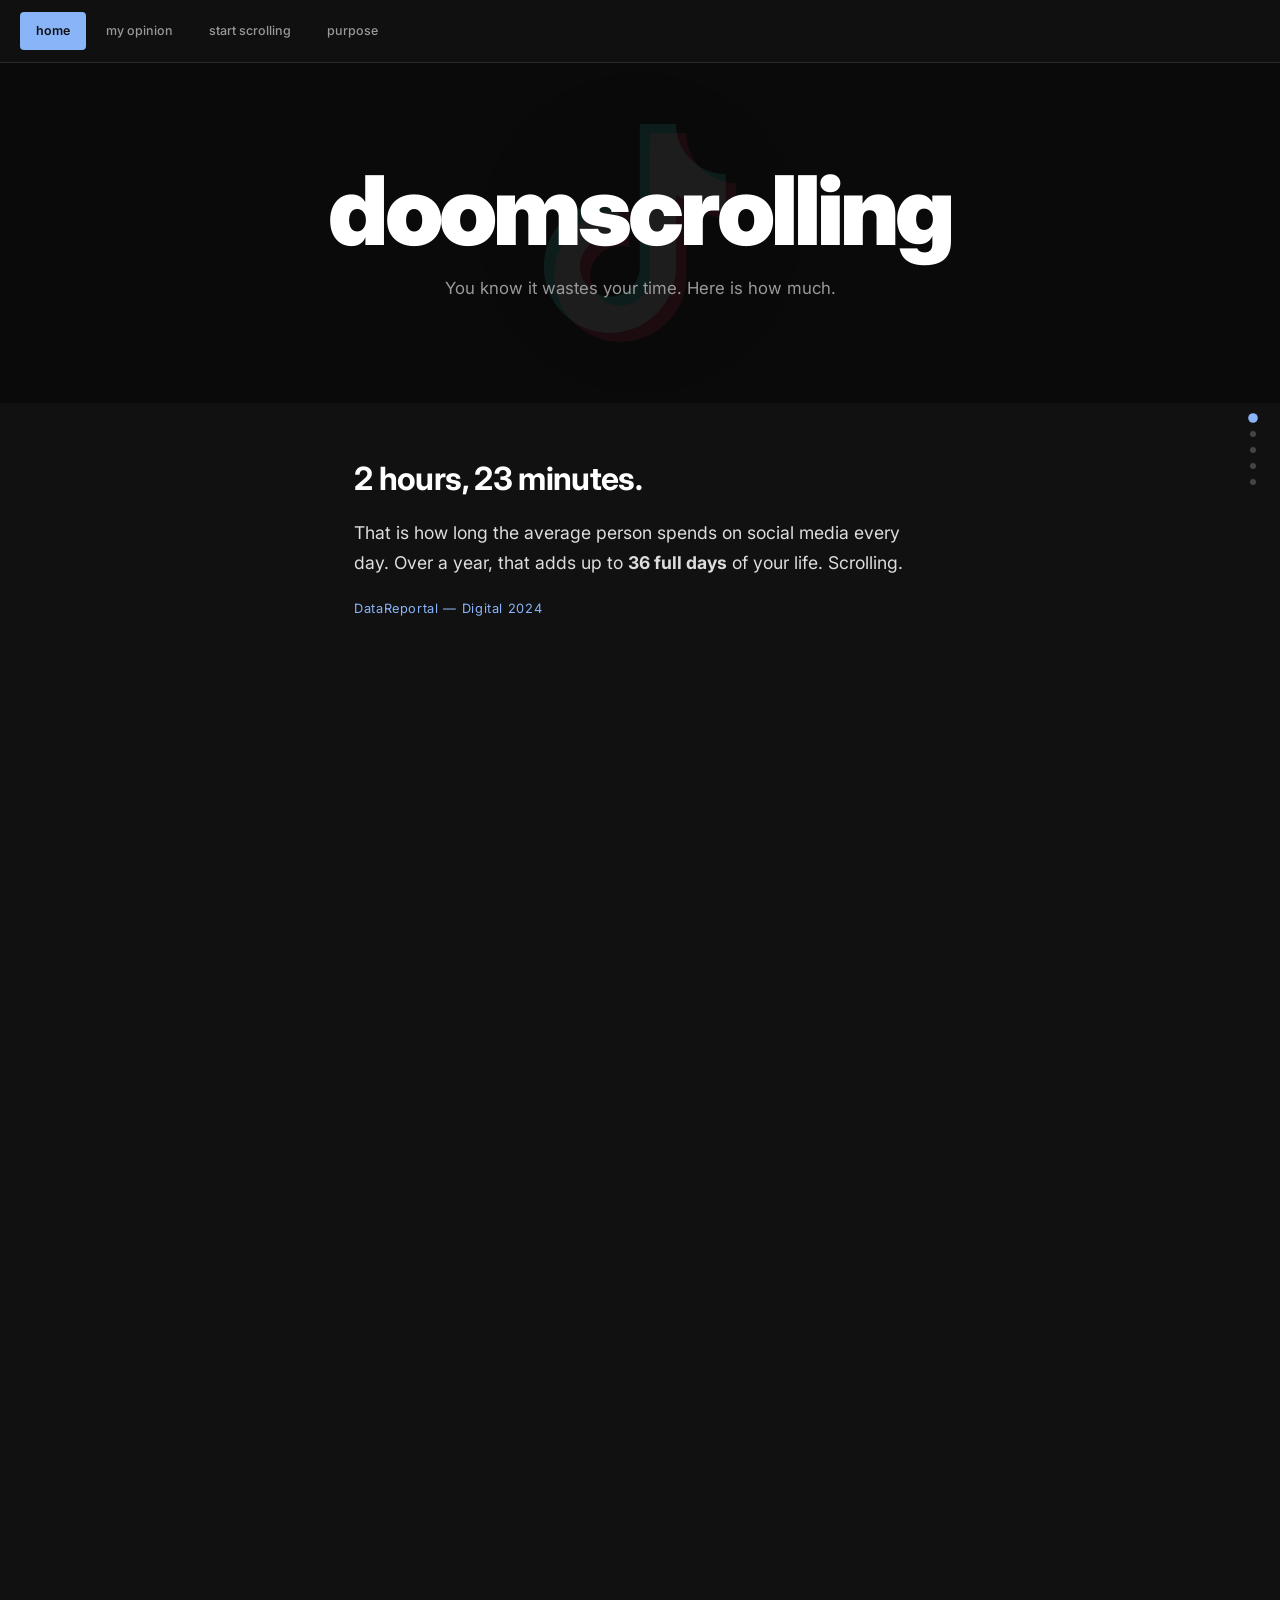
<file: index.html>
<!DOCTYPE html>
<html lang="en">
<head>
    <meta charset="UTF-8">
    <meta name="viewport" content="width=device-width, initial-scale=1.0">
    <title>doomscrolling</title>
    <link rel="stylesheet" href="src/styles/shared.css">
    <link rel="stylesheet" href="src/styles/index.css">
    <style>
        .hero {
            position: sticky;
            top: var(--nav-height, 45px);
            z-index: 50;
            margin-bottom: 0;
        }
        .top-nav { z-index: 100; }

        .research-fade { position: relative; }
        .research-fade .research-slide { height: 100vh; }
        .research-fade .slide-inner {
            position: fixed;
            top: calc(var(--hero-height, 340px) + 120px);
            left: 50%;
            transform: translateX(-50%);
            max-width: 620px;
            width: calc(100% - 48px);
            padding: 0 24px;
            opacity: 0;
            visibility: hidden;
            filter: blur(14px);
            transition: opacity 1.4s ease, visibility 1.4s, filter 1.4s ease;
            pointer-events: none;
            z-index: 2;
            color: var(--white);
            text-align: left;
        }
        .research-fade .research-slide.active .slide-inner {
            opacity: 1;
            visibility: visible;
            filter: blur(0);
            pointer-events: auto;
        }
        .slide-stat {
            font-size: 2rem;
            font-weight: 700;
            line-height: 1.2;
            color: #fff;
            margin-bottom: 20px;
            letter-spacing: -0.02em;
        }
        .slide-line {
            font-size: 1.1rem;
            color: var(--white);
            line-height: 1.7;
            margin-bottom: 20px;
        }
        .slide-source {
            font-size: 0.8rem;
            color: var(--gray);
            letter-spacing: 0.05em;
        }
        .slide-source a {
            color: var(--accent);
            text-decoration: none;
        }
        .slide-source a:hover { text-decoration: underline; }

        .research-progress {
            position: fixed;
            top: 50%;
            right: 24px;
            transform: translateY(-50%);
            display: flex;
            flex-direction: column;
            gap: 10px;
            z-index: 60;
            opacity: 0;
            transition: opacity 0.4s;
        }
        .research-progress .dot {
            width: 6px;
            height: 6px;
            border-radius: 50%;
            background: #444;
            transition: background 0.3s, transform 0.3s;
        }
        .research-progress .dot.active {
            background: var(--accent);
            transform: scale(1.6);
        }
    </style>
</head>
<body>

    <nav class="top-nav">
        <a href="index.html" class="nav-link active">home</a>
        <a href="src/pages/opinion.html" class="nav-link">my opinion</a>
        <a href="src/pages/doomscrolling.html" class="nav-link">start scrolling</a>
        <a href="src/pages/purpose.html" class="nav-link">purpose</a>
    </nav>

    <div class="hero">
        <div class="logo-slideshow">
            <img src="assets/logos/tictok.png" alt="TikTok" class="slide active">
            <img src="assets/logos/instagram.png" alt="Instagram" class="slide">
            <img src="assets/logos/youtube.png" alt="YouTube" class="slide">
            <img src="assets/logos/x.png" alt="x" class="slide">
            <img src="assets/logos/facebook.png" alt="facebook" class="slide">
        </div>
        <div class="hero-content">
            <h1>doomscrolling</h1>
            <p class="hero-intro">You know it wastes your time. Here is how much.</p>
        </div>
    </div>

    <div class="research-fade" id="research">

        <div class="research-slide">
            <div class="slide-inner">
                <div class="slide-stat">2 hours, 23 minutes.</div>
                <p class="slide-line">That is how long the average person spends on social media every day. Over a year, that adds up to <strong>36 full days</strong> of your life. Scrolling.</p>
                <div class="slide-source"><a href="https://datareportal.com/reports/digital-2024-global-overview-report" target="_blank" rel="noopener">DataReportal — Digital 2024</a></div>
            </div>
        </div>

        <div class="research-slide">
            <div class="slide-inner">
                <div class="slide-stat">Your brain is being hacked.</div>
                <p class="slide-line">Social media platforms are engineered by teams of psychologists to keep you scrolling. Infinite scroll, autoplay, notifications — <strong>none of it is accidental</strong>.</p>
                <div class="slide-source"><a href="https://www.health.harvard.edu/mind-and-mood/doomscrolling-dangers" target="_blank" rel="noopener">Harvard Health — 2024</a></div>
            </div>
        </div>

        <div class="research-slide">
            <div class="slide-inner">
                <div class="slide-stat">You already knew it was bad. You kept scrolling anyway.</div>
                <p class="slide-line">That is not weakness — that is by design. The same <strong>dopamine loop</strong> that drives gambling addiction drives your feed.</p>
                <div class="slide-source"><a href="https://pmc.ncbi.nlm.nih.gov/articles/PMC10074257/" target="_blank" rel="noopener">NIH — 2022</a></div>
            </div>
        </div>

        <div class="research-slide">
            <div class="slide-inner">
                <div class="slide-stat">The news isn't making you informed. It's making you anxious.</div>
                <p class="slide-line">Studies show the more you consume, the worse you feel — yet the algorithm keeps serving you <strong>more of exactly what's hurting you</strong>.</p>
                <div class="slide-source"><a href="https://pmc.ncbi.nlm.nih.gov/articles/PMC9580444/" target="_blank" rel="noopener">Applied Research in Quality of Life — 2023</a></div>
            </div>
        </div>

        <div class="research-slide">
            <div class="slide-inner">
                <div class="bottom-cta" style="border: none; margin: 0;">
                    <p class="cta-label">want to hear a personal take on this?</p>
                    <a href="src/pages/opinion.html" class="next-btn">read my opinion &rarr;</a>
                </div>
            </div>
        </div>

    </div>

    <div class="research-progress" id="research-progress"></div>


    <script>
        const slides = document.querySelectorAll('.logo-slideshow .slide');
        if (slides.length > 0) {
            let current = 0;
            setInterval(() => {
                const prev = slides[current];
                prev.classList.remove('active');
                prev.classList.add('leaving');
                setTimeout(() => prev.classList.remove('leaving'), 2200);
                current = (current + 1) % slides.length;
                slides[current].classList.add('active');
            }, 7000);
        }

        // Fade-swap research
        const researchSlides = document.querySelectorAll('.research-fade .research-slide');
        const researchProgress = document.getElementById('research-progress');
        const hero = document.querySelector('.hero');
        const nav = document.querySelector('.top-nav');

        function syncHeights() {
            document.documentElement.style.setProperty('--hero-height', hero.offsetHeight + 'px');
            document.documentElement.style.setProperty('--nav-height', nav.offsetHeight + 'px');
        }
        syncHeights();
        window.addEventListener('resize', syncHeights);

        researchSlides.forEach(() => {
            const dot = document.createElement('div');
            dot.className = 'dot';
            researchProgress.appendChild(dot);
        });
        const researchDots = researchProgress.querySelectorAll('.dot');

        function updateResearchActive() {
            let activeIdx = 0;
            researchSlides.forEach((s, i) => {
                const rect = s.getBoundingClientRect();
                if (rect.top <= 1 && rect.bottom > 1) {
                    activeIdx = i;
                }
            });
            researchSlides.forEach((s, i) => s.classList.toggle('active', i === activeIdx));
            researchDots.forEach((d, i) => d.classList.toggle('active', i === activeIdx));
            researchProgress.style.opacity = '1';
        }

        window.addEventListener('scroll', updateResearchActive, { passive: true });
        window.addEventListener('resize', updateResearchActive);
        updateResearchActive();
    </script>
</body>
</html>
</file>
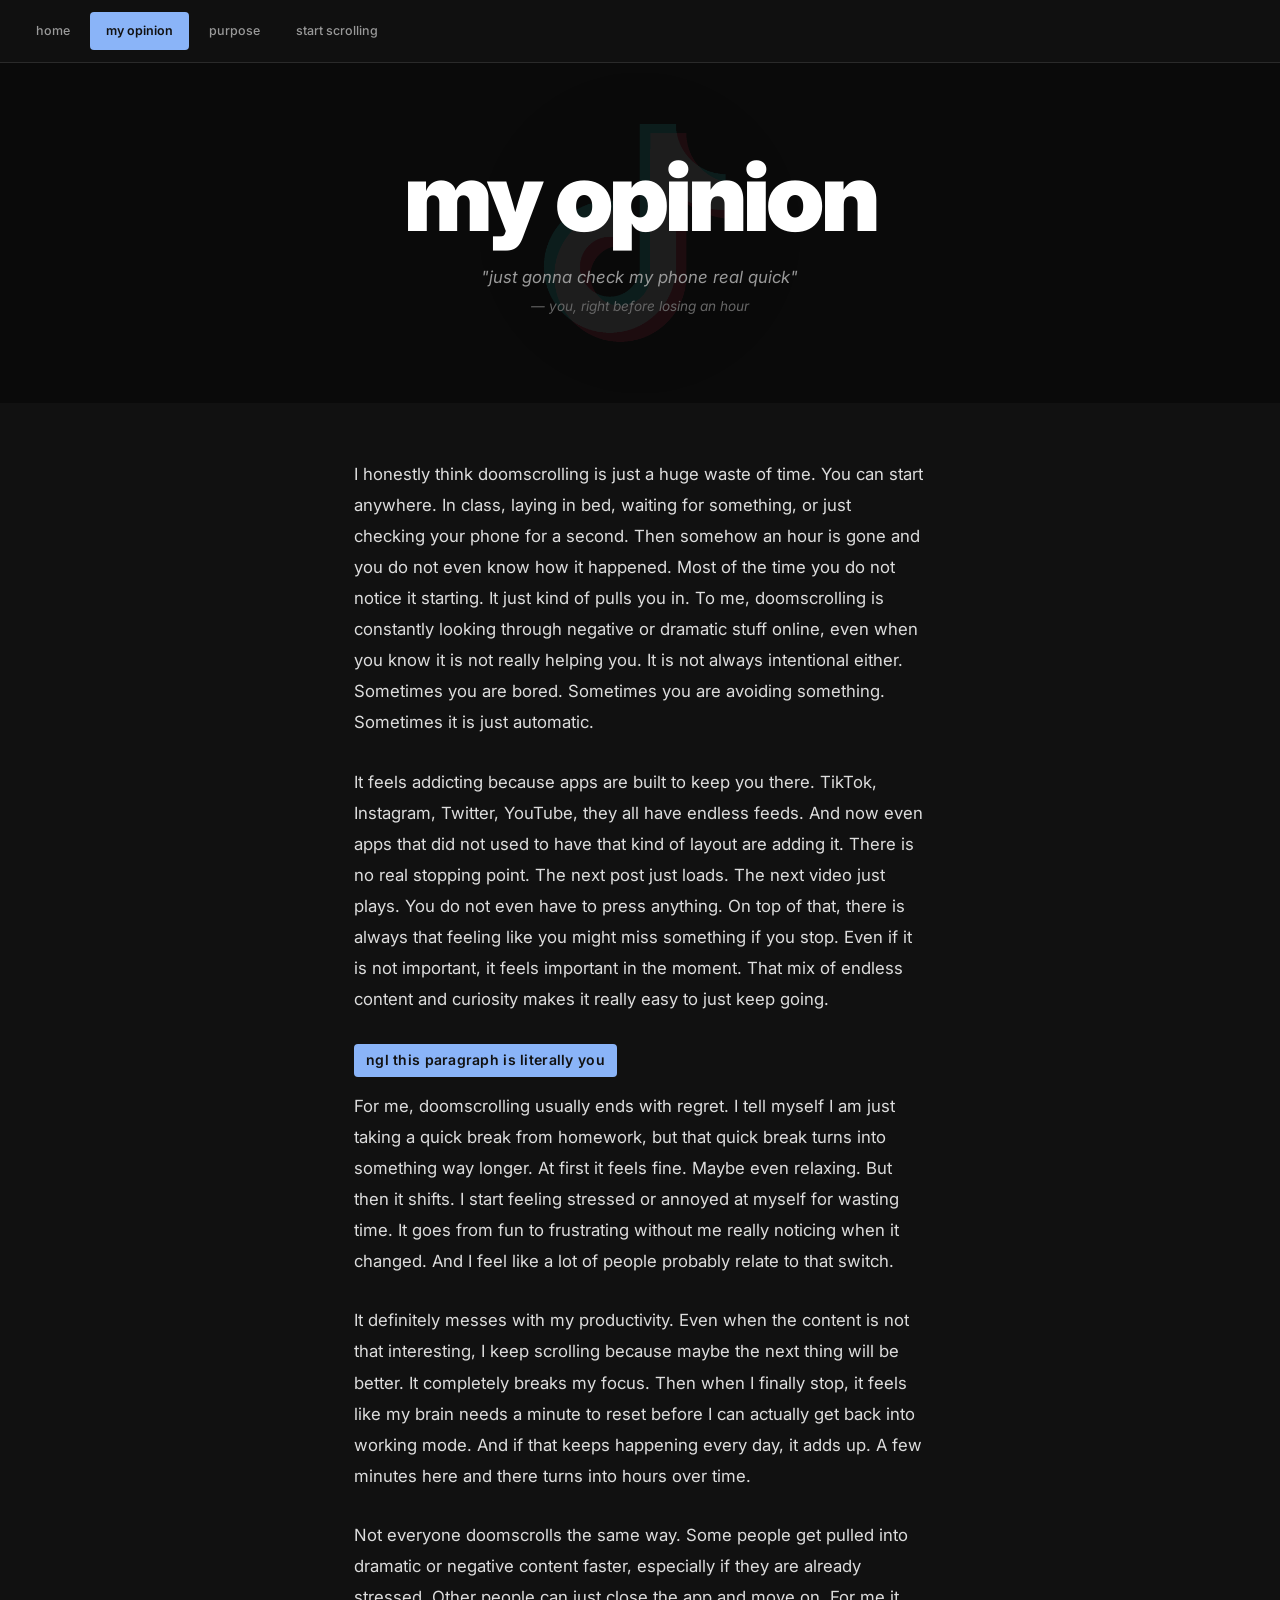
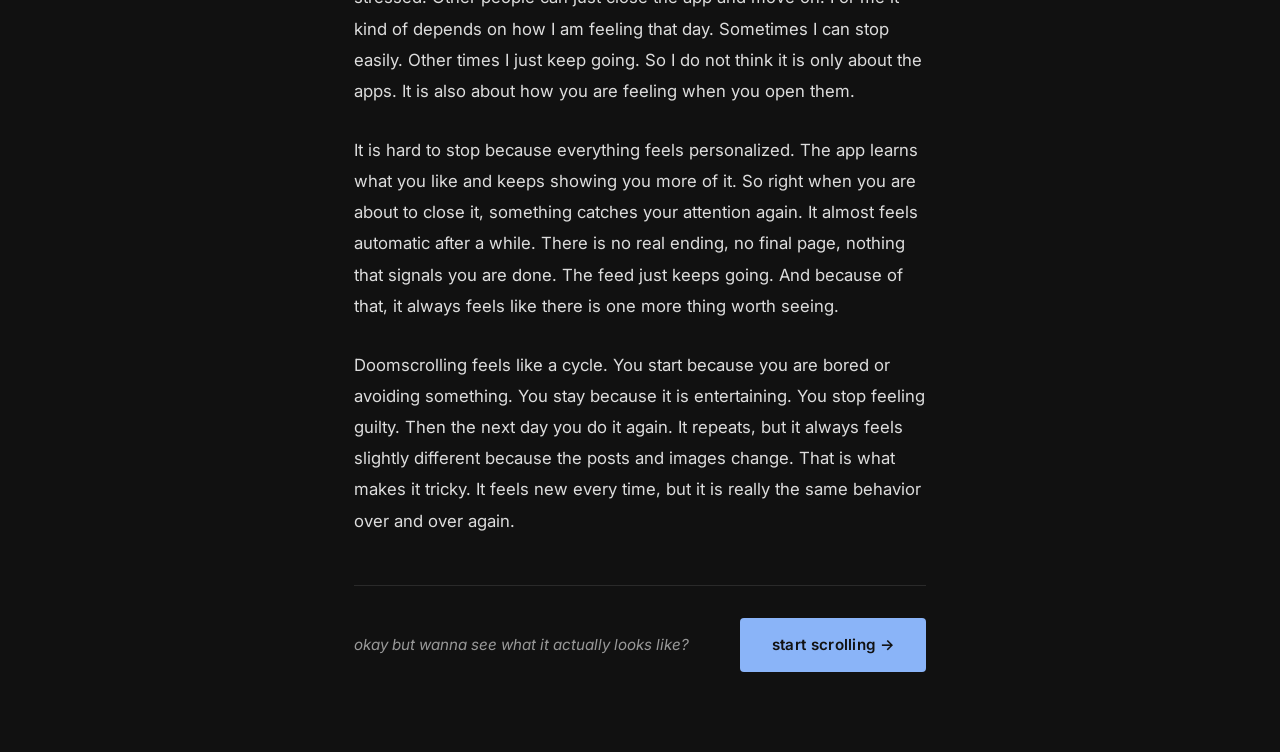
<file: opinion.html>
<!DOCTYPE html>
<html lang="en">
<head>
    <meta charset="UTF-8">
    <meta name="viewport" content="width=device-width, initial-scale=1.0">
    <title>my opinion</title>
    <link rel="stylesheet" href="styles/shared.css">
    <style>
        .hero-quote {
            font-size: 1.05rem;
            font-weight: 400;
            color: var(--gray);
            font-style: italic;
            margin-top: 20px;
            line-height: 1.6;
        }
        .hero-quote span {
            display: block;
            font-size: 0.85rem;
            margin-top: 6px;
            color: #666;
            font-style: italic;
        }
    </style>
</head>
<body>

    <nav class="top-nav">
        <a href="index.html" class="nav-link">home</a>
        <a href="opinion.html" class="nav-link active">my opinion</a>
        <a href="purpose.html" class="nav-link">purpose</a>
        <a href="doomscrolling.html" class="nav-link">start scrolling</a>
    </nav>

    <div class="hero">
        <div class="logo-slideshow">
            <img src="logos/tictok.png" alt="TikTok" class="slide active">
            <img src="logos/instagram.png" alt="Instagram" class="slide">
            <img src="logos/youtube.png" alt="YouTube" class="slide">
            <img src="logos/x.png" alt="x" class="slide">
            <img src="logos/facebook.png" alt="facebook" class="slide">
        </div>
        <div class="hero-content">
            <h1>my opinion</h1>
            <p class="hero-quote">"just gonna check my phone real quick"<span>— you, right before losing an hour</span></p>
        </div>
    </div>

    <div class="page">

        <div class="essay">

            <p>
                I honestly think doomscrolling is just a huge waste of time. You can start anywhere. In class, laying in bed,
                waiting for something, or just checking your phone for a second. Then somehow an hour is gone and you do not
                even know how it happened. Most of the time you do not notice it starting. It just kind of pulls you in. To me,
                doomscrolling is constantly looking through negative or dramatic stuff online, even when you know it is not really
                helping you. It is not always intentional either. Sometimes you are bored. Sometimes you are avoiding something.
                Sometimes it is just automatic.
            </p>

            <p>
                It feels addicting because apps are built to keep you there. TikTok, Instagram, Twitter, YouTube, they all have
                endless feeds. And now even apps that did not used to have that kind of layout are adding it. There is no real
                stopping point. The next post just loads. The next video just plays. You do not even have to press anything. On
                top of that, there is always that feeling like you might miss something if you stop. Even if it is not important, it
                feels important in the moment. That mix of endless content and curiosity makes it really easy to just keep going.
            </p>

            <div class="inline-meme">ngl this paragraph is literally you</div>

            <p>
                For me, doomscrolling usually ends with regret. I tell myself I am just taking a quick break from homework, but
                that quick break turns into something way longer. At first it feels fine. Maybe even relaxing. But then it shifts.
                I start feeling stressed or annoyed at myself for wasting time. It goes from fun to frustrating without me really
                noticing when it changed. And I feel like a lot of people probably relate to that switch.
            </p>

            <p>
                It definitely messes with my productivity. Even when the content is not that interesting, I keep scrolling because
                maybe the next thing will be better. It completely breaks my focus. Then when I finally stop, it feels like my brain
                needs a minute to reset before I can actually get back into working mode. And if that keeps happening every day, it
                adds up. A few minutes here and there turns into hours over time.
            </p>

            <p>
                Not everyone doomscrolls the same way. Some people get pulled into dramatic or negative content faster,
                especially if they are already stressed. Other people can just close the app and move on. For me it kind of depends
                on how I am feeling that day. Sometimes I can stop easily. Other times I just keep going. So I do not think it is
                only about the apps. It is also about how you are feeling when you open them.
            </p>

            <p>
                It is hard to stop because everything feels personalized. The app learns what you like and keeps showing you more
                of it. So right when you are about to close it, something catches your attention again. It almost feels automatic
                after a while. There is no real ending, no final page, nothing that signals you are done. The feed just keeps going.
                And because of that, it always feels like there is one more thing worth seeing.
            </p>

            <p>
                Doomscrolling feels like a cycle. You start because you are bored or avoiding something. You stay because it is
                entertaining. You stop feeling guilty. Then the next day you do it again. It repeats, but it always feels slightly
                different because the posts and images change. That is what makes it tricky. It feels new every time, but it is
                really the same behavior over and over again.
            </p>

        </div>

        <div class="bottom-cta">
            <p class="cta-label">okay but wanna see what it actually looks like?</p>
            <a href="doomscrolling.html" class="next-btn">start scrolling &rarr;</a>
        </div>

    </div>

    <script>
        const slides = document.querySelectorAll('.logo-slideshow .slide');
        if (slides.length > 0) {
            let current = 0;
            setInterval(() => {
                slides[current].classList.remove('active');
                current = (current + 1) % slides.length;
                slides[current].classList.add('active');
            }, 1800);
        }
    </script>
</body>
</html>
</file>
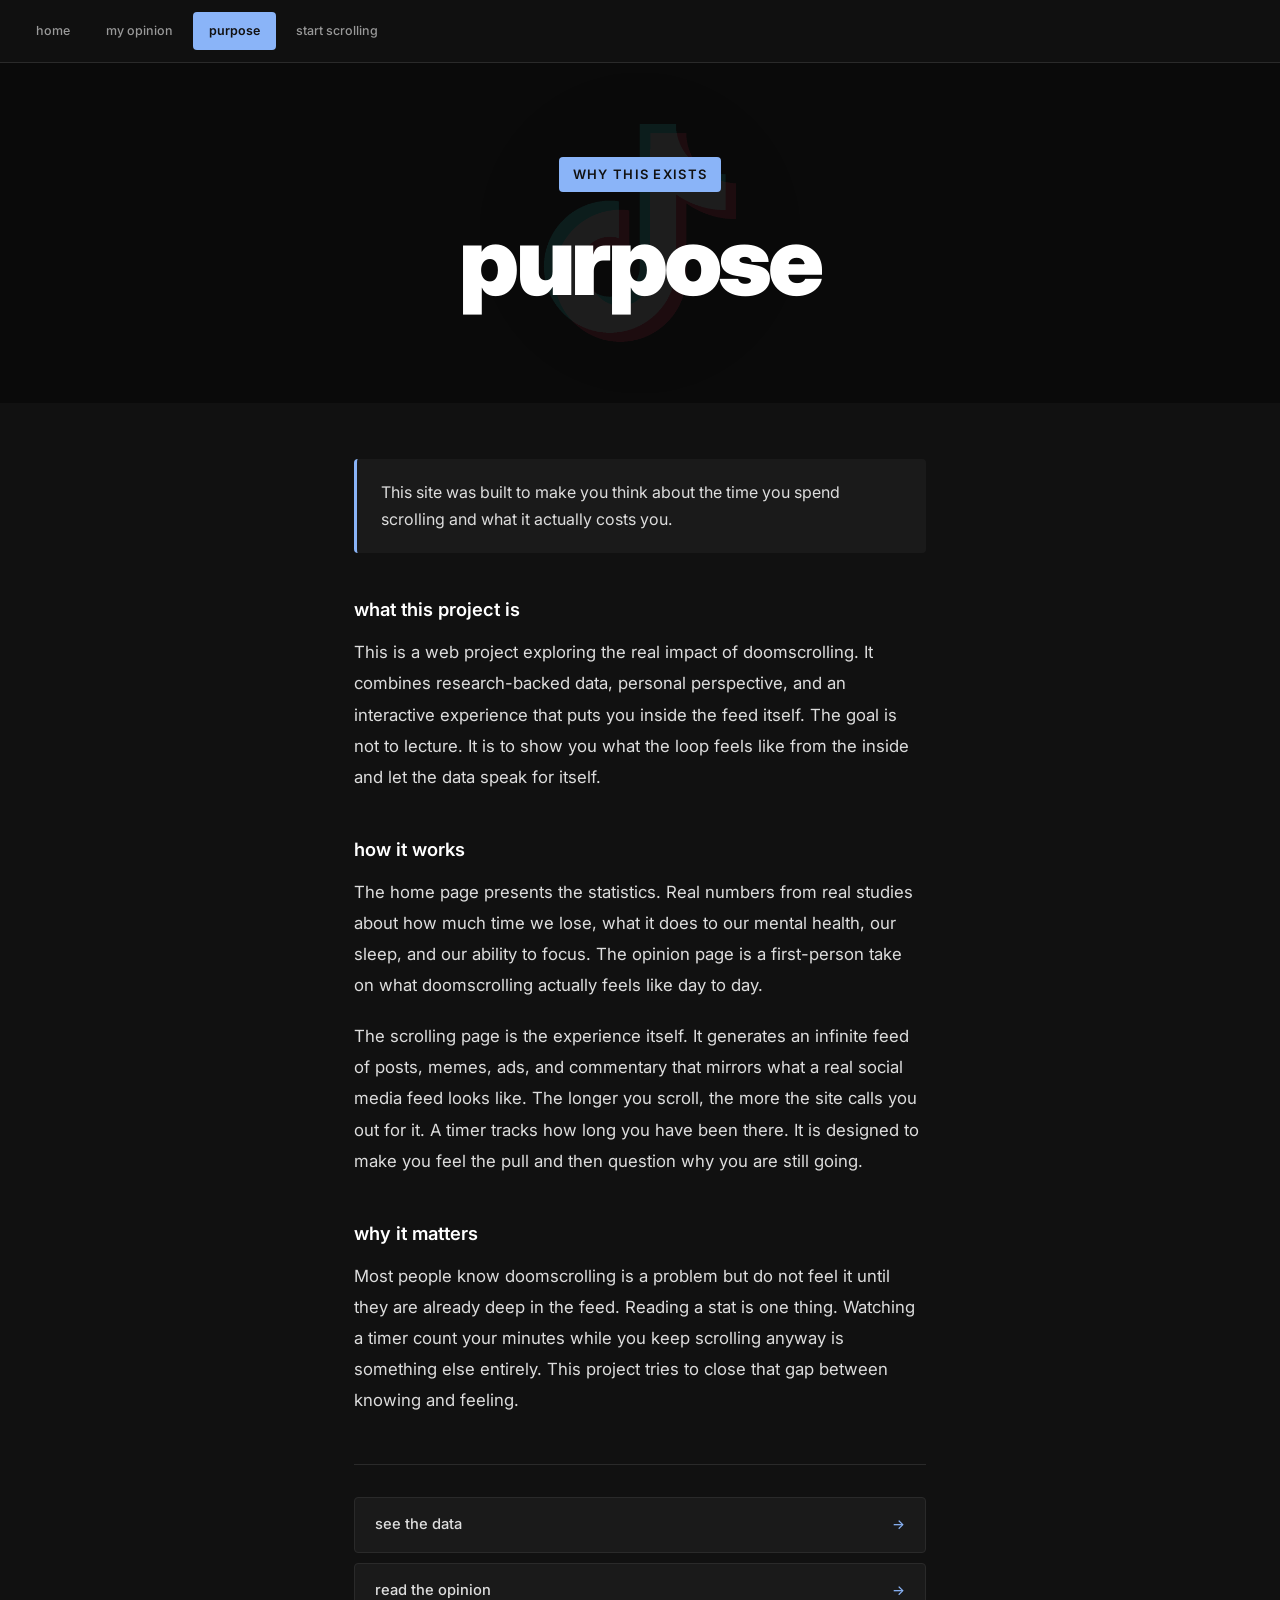
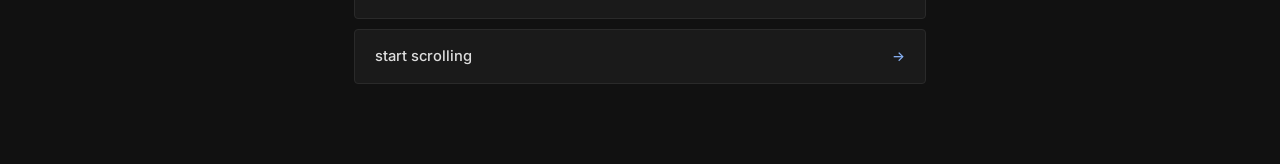
<file: purpose.html>
<!DOCTYPE html>
<html lang="en">
<head>
    <meta charset="UTF-8">
    <meta name="viewport" content="width=device-width, initial-scale=1.0">
    <title>purpose</title>
    <link rel="stylesheet" href="styles/shared.css">
    <style>
        .purpose-section {
            max-width: 620px;
            margin: 0 auto;
            padding: 0 24px 80px;
        }
        .purpose-block {
            margin-bottom: 40px;
        }
        .purpose-block h2 {
            font-size: 1.15rem;
            font-weight: 600;
            color: #fff;
            margin-bottom: 12px;
        }
        .purpose-block p {
            font-size: 1.05rem;
            line-height: 1.85;
            color: var(--white);
            margin-bottom: 1.2em;
        }
        .purpose-highlight {
            background: var(--dark);
            border-left: 3px solid var(--accent);
            padding: 20px 24px;
            border-radius: 4px;
            margin-bottom: 40px;
        }
        .purpose-highlight p {
            font-size: 1rem;
            line-height: 1.7;
            color: var(--white);
            margin: 0;
        }
        .page-links {
            display: flex;
            flex-direction: column;
            gap: 10px;
            margin-top: 48px;
            padding-top: 32px;
            border-top: 1px solid #2a2a2a;
        }
        .page-links a {
            display: flex;
            justify-content: space-between;
            align-items: center;
            padding: 14px 20px;
            background: var(--dark);
            border: 1px solid #2a2a2a;
            border-radius: 4px;
            text-decoration: none;
            color: var(--white);
            font-size: 0.92rem;
            font-weight: 500;
            transition: border-color 0.15s;
        }
        .page-links a:hover {
            border-color: var(--accent);
        }
        .page-links a span {
            color: var(--accent);
            font-size: 0.85rem;
        }
    </style>
</head>
<body>

    <nav class="top-nav">
        <a href="index.html" class="nav-link">home</a>
        <a href="opinion.html" class="nav-link">my opinion</a>
        <a href="purpose.html" class="nav-link active">purpose</a>
        <a href="doomscrolling.html" class="nav-link">start scrolling</a>
    </nav>

    <div class="hero">
        <div class="logo-slideshow">
            <img src="logos/tictok.png" alt="TikTok" class="slide active">
            <img src="logos/instagram.png" alt="Instagram" class="slide">
            <img src="logos/youtube.png" alt="YouTube" class="slide">
            <img src="logos/x.png" alt="x" class="slide">
            <img src="logos/facebook.png" alt="facebook" class="slide">
        </div>
        <div class="hero-content">
            <div class="top-label">why this exists</div>
            <h1>purpose</h1>
        </div>
    </div>

    <div class="purpose-section">

        <div class="purpose-highlight">
            <p>This site was built to make you think about the time you spend scrolling and what it actually costs you.</p>
        </div>

        <div class="purpose-block">
            <h2>what this project is</h2>
            <p>
                This is a web project exploring the real impact of doomscrolling. It combines research-backed data,
                personal perspective, and an interactive experience that puts you inside the feed itself. The goal
                is not to lecture. It is to show you what the loop feels like from the inside and let the data speak
                for itself.
            </p>
        </div>

        <div class="purpose-block">
            <h2>how it works</h2>
            <p>
                The home page presents the statistics. Real numbers from real studies about how much time we lose, what
                it does to our mental health, our sleep, and our ability to focus. The opinion page is a first-person
                take on what doomscrolling actually feels like day to day.
            </p>
            <p>
                The scrolling page is the experience itself. It generates an infinite feed of posts, memes, ads, and
                commentary that mirrors what a real social media feed looks like. The longer you scroll, the more
                the site calls you out for it. A timer tracks how long you have been there. It is designed to make
                you feel the pull and then question why you are still going.
            </p>
        </div>

        <div class="purpose-block">
            <h2>why it matters</h2>
            <p>
                Most people know doomscrolling is a problem but do not feel it until they are already deep in the feed.
                Reading a stat is one thing. Watching a timer count your minutes while you keep scrolling anyway is
                something else entirely. This project tries to close that gap between knowing and feeling.
            </p>
        </div>

        <div class="page-links">
            <a href="index.html">see the data <span>&rarr;</span></a>
            <a href="opinion.html">read the opinion <span>&rarr;</span></a>
            <a href="doomscrolling.html">start scrolling <span>&rarr;</span></a>
        </div>

    </div>

    <script>
        const slides = document.querySelectorAll('.logo-slideshow .slide');
        if (slides.length > 0) {
            let current = 0;
            setInterval(() => {
                slides[current].classList.remove('active');
                current = (current + 1) % slides.length;
                slides[current].classList.add('active');
            }, 1800);
        }
    </script>
</body>
</html>
</file>
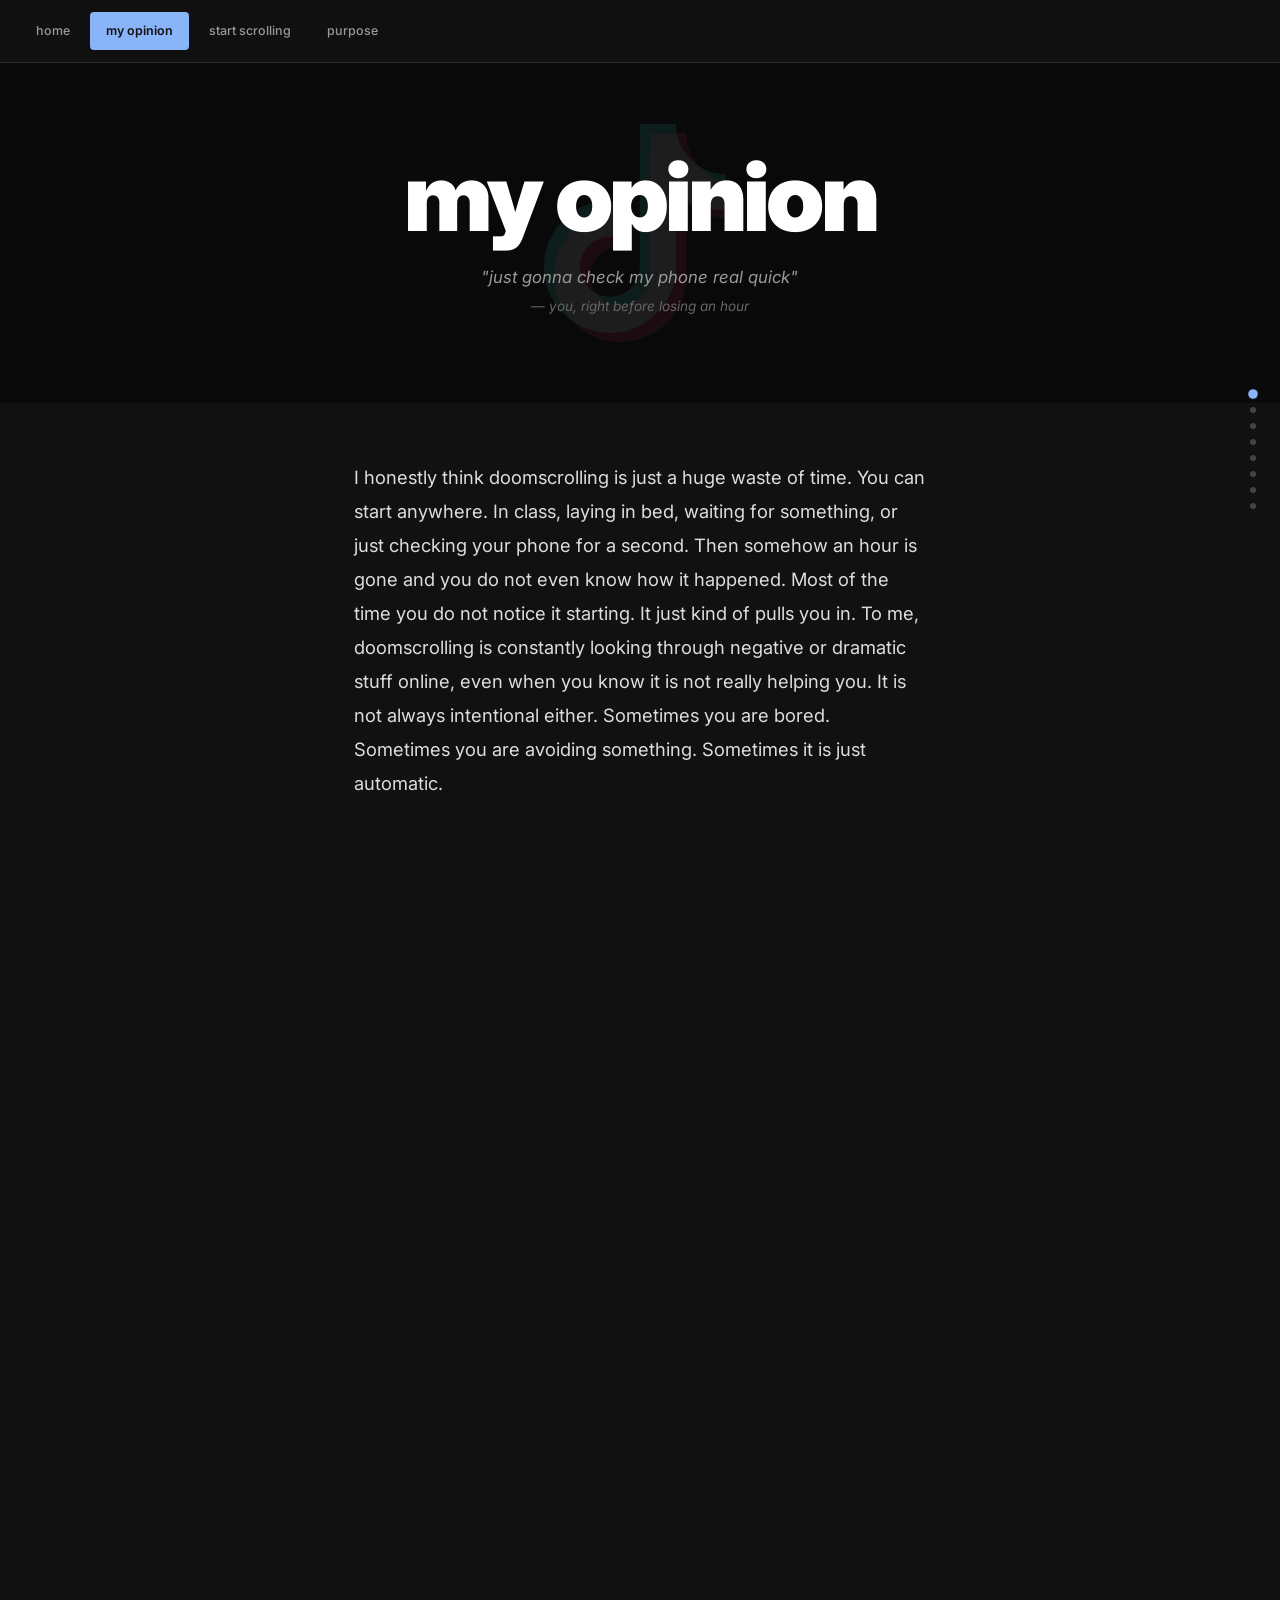
<file: src/pages/opinion.html>
<!DOCTYPE html>
<html lang="en">
<head>
    <meta charset="UTF-8">
    <meta name="viewport" content="width=device-width, initial-scale=1.0">
    <title>my opinion</title>
    <link rel="stylesheet" href="../styles/shared.css">
    <style>
        .hero-quote {
            font-size: 1.05rem;
            font-weight: 400;
            color: var(--gray);
            font-style: italic;
            margin-top: 20px;
            line-height: 1.6;
        }
        .hero-quote span {
            display: block;
            font-size: 0.85rem;
            margin-top: 6px;
            color: #666;
            font-style: italic;
        }

        /* ── Fade-swap essay ── */
        .hero {
            position: sticky;
            top: var(--nav-height, 45px);
            z-index: 50;
            margin-bottom: 0;
        }
        .top-nav {
            z-index: 100;
        }

        .essay-fade {
            position: relative;
        }
        .essay-fade .paragraph {
            height: 100vh;
        }
        .essay-fade .paragraph-inner {
            position: fixed;
            top: calc(var(--hero-height, 340px) + 120px);
            left: 50%;
            transform: translateX(-50%);
            max-width: 620px;
            width: calc(100% - 48px);
            padding: 0 24px;
            opacity: 0;
            visibility: hidden;
            filter: blur(14px);
            transition: opacity 1.4s ease, visibility 1.4s, filter 1.4s ease;
            pointer-events: none;
            z-index: 2;
            color: var(--white);
            font-size: 1.15rem;
            line-height: 1.85;
            text-align: left;
        }
        .essay-fade .paragraph.active .paragraph-inner {
            opacity: 1;
            visibility: visible;
            filter: blur(0);
            pointer-events: auto;
        }
        .essay-fade .inline-meme {
            display: inline-block;
            background: var(--accent);
            color: var(--bg);
            font-size: 14px;
            font-weight: 600;
            padding: 6px 14px;
            border-radius: 4px;
            letter-spacing: 0.02em;
        }
        .scroll-hint {
            position: fixed;
            bottom: 32px;
            left: 50%;
            transform: translateX(-50%);
            font-size: 0.8rem;
            color: var(--gray);
            letter-spacing: 0.1em;
            text-transform: uppercase;
            opacity: 0.6;
            pointer-events: none;
            transition: opacity 0.4s;
            animation: scroll-bounce 1.6s ease-in-out infinite;
        }
        .scroll-hint.hidden { opacity: 0; }
        .essay-progress {
            position: fixed;
            top: 50%;
            right: 24px;
            transform: translateY(-50%);
            display: flex;
            flex-direction: column;
            gap: 10px;
            z-index: 60;
            opacity: 0;
            transition: opacity 0.4s;
        }
        .essay-progress .dot {
            width: 6px;
            height: 6px;
            border-radius: 50%;
            background: #444;
            transition: background 0.3s, transform 0.3s;
        }
        .essay-progress .dot.active {
            background: var(--accent);
            transform: scale(1.6);
        }
    </style>
</head>
<body>

    <nav class="top-nav">
        <a href="../../index.html" class="nav-link">home</a>
        <a href="opinion.html" class="nav-link active">my opinion</a>
        <a href="doomscrolling.html" class="nav-link">start scrolling</a>
        <a href="purpose.html" class="nav-link">purpose</a>
    </nav>

    <div class="hero">
        <div class="logo-slideshow">
            <img src="../../assets/logos/tictok.png" alt="TikTok" class="slide active">
            <img src="../../assets/logos/instagram.png" alt="Instagram" class="slide">
            <img src="../../assets/logos/youtube.png" alt="YouTube" class="slide">
            <img src="../../assets/logos/x.png" alt="x" class="slide">
            <img src="../../assets/logos/facebook.png" alt="facebook" class="slide">
        </div>
        <div class="hero-content">
            <h1>my opinion</h1>
            <p class="hero-quote">"just gonna check my phone real quick"<span>— you, right before losing an hour</span></p>
        </div>
    </div>

    <div class="essay-fade" id="essay">

        <div class="paragraph">
            <div class="paragraph-inner">
                I honestly think doomscrolling is just a huge waste of time. You can start anywhere. In class, laying in bed,
                waiting for something, or just checking your phone for a second. Then somehow an hour is gone and you do not
                even know how it happened. Most of the time you do not notice it starting. It just kind of pulls you in. To me,
                doomscrolling is constantly looking through negative or dramatic stuff online, even when you know it is not really
                helping you. It is not always intentional either. Sometimes you are bored. Sometimes you are avoiding something.
                Sometimes it is just automatic.
            </div>
        </div>

        <div class="paragraph">
            <div class="paragraph-inner">
                It feels addicting because apps are built to keep you there. TikTok, Instagram, Twitter, YouTube, they all have
                endless feeds. And now even apps that did not used to have that kind of layout are adding it. There is no real
                stopping point. The next post just loads. The next video just plays. You do not even have to press anything. On
                top of that, there is always that feeling like you might miss something if you stop. Even if it is not important, it
                feels important in the moment. That mix of endless content and curiosity makes it really easy to just keep going.
            </div>
        </div>

        <div class="paragraph">
            <div class="paragraph-inner">
                For me, doomscrolling usually ends with regret. I tell myself I am just taking a quick break from homework, but
                that quick break turns into something way longer. At first it feels fine. Maybe even relaxing. But then it shifts.
                I start feeling stressed or annoyed at myself for wasting time. It goes from fun to frustrating without me really
                noticing when it changed. And I feel like a lot of people probably relate to that switch.
            </div>
        </div>

        <div class="paragraph">
            <div class="paragraph-inner">
                It definitely messes with my productivity. Even when the content is not that interesting, I keep scrolling because
                maybe the next thing will be better. It completely breaks my focus. Then when I finally stop, it feels like my brain
                needs a minute to reset before I can actually get back into working mode. And if that keeps happening every day, it
                adds up. A few minutes here and there turns into hours over time.
            </div>
        </div>

        <div class="paragraph">
            <div class="paragraph-inner">
                Not everyone doomscrolls the same way. Some people get pulled into dramatic or negative content faster,
                especially if they are already stressed. Other people can just close the app and move on. For me it kind of depends
                on how I am feeling that day. Sometimes I can stop easily. Other times I just keep going. So I do not think it is
                only about the apps. It is also about how you are feeling when you open them.
            </div>
        </div>

        <div class="paragraph">
            <div class="paragraph-inner">
                It is hard to stop because everything feels personalized. The app learns what you like and keeps showing you more
                of it. So right when you are about to close it, something catches your attention again. It almost feels automatic
                after a while. There is no real ending, no final page, nothing that signals you are done. The feed just keeps going.
                And because of that, it always feels like there is one more thing worth seeing.
            </div>
        </div>

        <div class="paragraph">
            <div class="paragraph-inner">
                Doomscrolling feels like a cycle. You start because you are bored or avoiding something. You stay because it is
                entertaining. You stop feeling guilty. Then the next day you do it again. It repeats, but it always feels slightly
                different because the posts and images change. That is what makes it tricky. It feels new every time, but it is
                really the same behavior over and over again.
            </div>
        </div>

        <div class="paragraph">
            <div class="paragraph-inner">
                <div class="bottom-cta" style="border: none; margin: 0;">
                    <p class="cta-label">okay but wanna see what it actually looks like?</p>
                    <a href="doomscrolling.html" class="next-btn">start scrolling &rarr;</a>
                </div>
            </div>
        </div>

    </div>

    <div class="essay-progress" id="essay-progress"></div>
    <div class="scroll-hint" id="scroll-hint">scroll ↓</div>

    <script>
        const slides = document.querySelectorAll('.logo-slideshow .slide');
        if (slides.length > 0) {
            let current = 0;
            setInterval(() => {
                const prev = slides[current];
                prev.classList.remove('active');
                prev.classList.add('leaving');
                setTimeout(() => prev.classList.remove('leaving'), 2200);
                current = (current + 1) % slides.length;
                slides[current].classList.add('active');
            }, 7000);
        }

        // Fade-swap essay
        const paragraphs = document.querySelectorAll('.essay-fade .paragraph');
        const progressEl = document.getElementById('essay-progress');
        const scrollHint = document.getElementById('scroll-hint');

        paragraphs.forEach(() => {
            const dot = document.createElement('div');
            dot.className = 'dot';
            progressEl.appendChild(dot);
        });
        const dots = progressEl.querySelectorAll('.dot');

        const hero = document.querySelector('.hero');
        const nav = document.querySelector('.top-nav');

        function syncHeights() {
            document.documentElement.style.setProperty('--hero-height', hero.offsetHeight + 'px');
            document.documentElement.style.setProperty('--nav-height', nav.offsetHeight + 'px');
        }
        syncHeights();
        window.addEventListener('resize', syncHeights);

        function updateActive() {
            let activeIdx = 0;
            paragraphs.forEach((p, i) => {
                const rect = p.getBoundingClientRect();
                if (rect.top <= 1 && rect.bottom > 1) {
                    activeIdx = i;
                }
            });
            paragraphs.forEach((p, i) => p.classList.toggle('active', i === activeIdx));
            dots.forEach((d, i) => d.classList.toggle('active', i === activeIdx));
            progressEl.style.opacity = '1';
        }

        window.addEventListener('scroll', updateActive, { passive: true });
        window.addEventListener('resize', updateActive);
        updateActive();

        let scrolled = false;
        window.addEventListener('scroll', () => {
            if (!scrolled && window.scrollY > 50) {
                scrolled = true;
                scrollHint.classList.add('hidden');
            }
        }, { passive: true });
    </script>
</body>
</html>
</file>
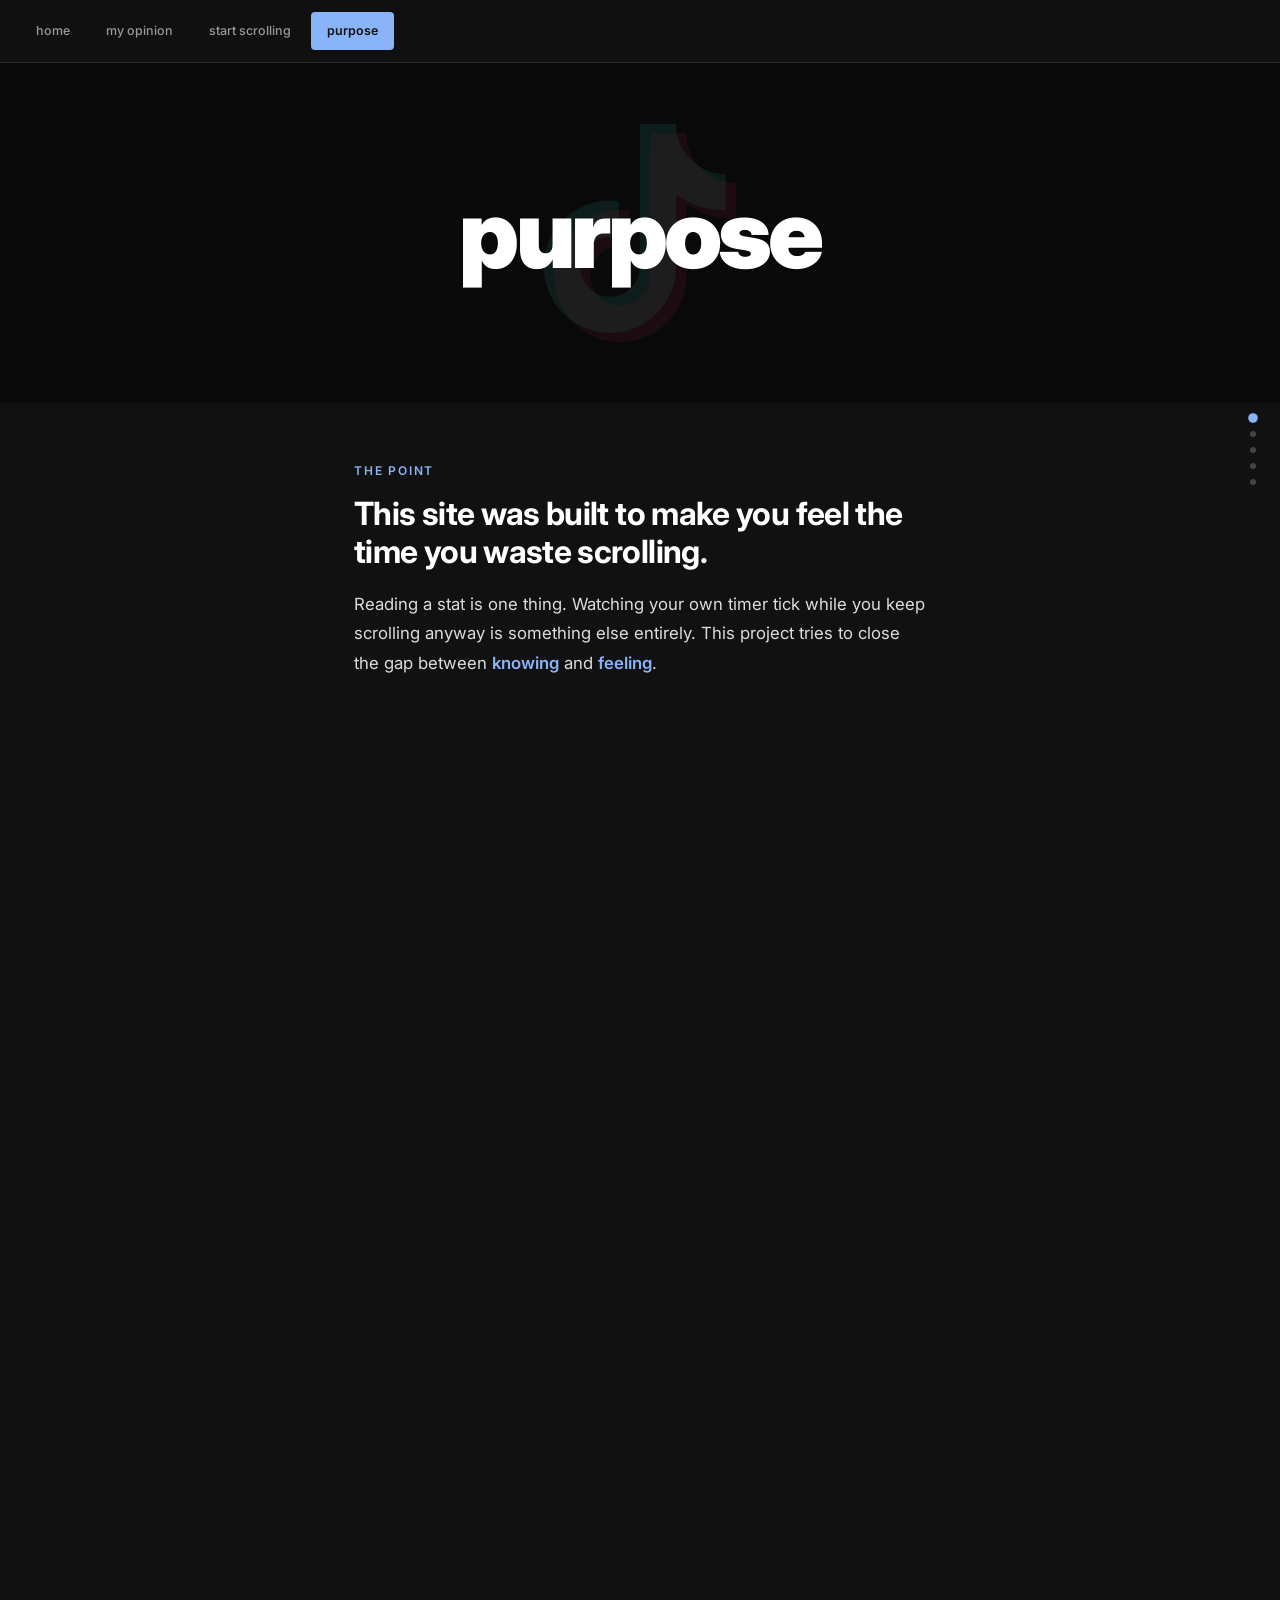
<file: src/pages/purpose.html>
<!DOCTYPE html>
<html lang="en">
<head>
    <meta charset="UTF-8">
    <meta name="viewport" content="width=device-width, initial-scale=1.0">
    <title>purpose / results</title>
    <link rel="stylesheet" href="../styles/shared.css">
    <link rel="stylesheet" href="../styles/purpose.css">
    <style>
        .hero {
            position: sticky;
            top: var(--nav-height, 45px);
            z-index: 50;
            margin-bottom: 0;
        }
        .top-nav { z-index: 100; }

        .purpose-fade { position: relative; }
        .purpose-fade .purpose-slide { height: 100vh; }
        .purpose-fade .slide-inner {
            position: fixed;
            top: calc(var(--hero-height, 340px) + 120px);
            left: 50%;
            transform: translateX(-50%);
            max-width: 620px;
            width: calc(100% - 48px);
            padding: 0 24px;
            opacity: 0;
            visibility: hidden;
            filter: blur(14px);
            transition: opacity 1.4s ease, visibility 1.4s, filter 1.4s ease;
            pointer-events: none;
            z-index: 2;
            color: var(--white);
            text-align: left;
        }
        .purpose-fade .purpose-slide.active .slide-inner {
            opacity: 1;
            visibility: visible;
            filter: blur(0);
            pointer-events: auto;
        }
        .slide-label {
            font-size: 0.75rem;
            font-weight: 600;
            text-transform: uppercase;
            letter-spacing: 0.15em;
            color: var(--accent);
            margin-bottom: 14px;
        }
        .slide-headline {
            font-size: 2rem;
            font-weight: 700;
            line-height: 1.2;
            color: #fff;
            margin-bottom: 18px;
            letter-spacing: -0.02em;
        }
        .slide-body {
            font-size: 1.05rem;
            color: var(--white);
            line-height: 1.75;
            margin-bottom: 16px;
        }
        .slide-body strong { color: var(--accent); font-weight: 600; }

        .recap-grid {
            display: flex;
            gap: 40px;
            margin: 24px 0 20px;
        }
        .recap-cell .num {
            font-size: 3rem;
            font-weight: 800;
            color: var(--accent);
            letter-spacing: -0.03em;
            line-height: 1;
        }
        .recap-cell .lbl {
            font-size: 0.8rem;
            color: var(--gray);
            text-transform: uppercase;
            letter-spacing: 0.1em;
            margin-top: 6px;
        }

        .findings-list {
            list-style: none;
            padding: 0;
            margin-top: 8px;
        }
        .findings-list li {
            padding: 12px 0;
            border-bottom: 1px solid #2a2a2a;
            font-size: 0.98rem;
            color: var(--white);
        }
        .findings-list li:last-child { border-bottom: none; }
        .findings-list li::before {
            content: "— ";
            color: var(--accent);
        }

        .closing-line {
            font-size: 2.4rem;
            font-weight: 800;
            color: #fff;
            line-height: 1.15;
            letter-spacing: -0.02em;
            margin-bottom: 24px;
        }

        .purpose-progress {
            position: fixed;
            top: 50%;
            right: 24px;
            transform: translateY(-50%);
            display: flex;
            flex-direction: column;
            gap: 10px;
            z-index: 60;
            opacity: 0;
            transition: opacity 0.4s;
        }
        .purpose-progress .dot {
            width: 6px;
            height: 6px;
            border-radius: 50%;
            background: #444;
            transition: background 0.3s, transform 0.3s;
        }
        .purpose-progress .dot.active {
            background: var(--accent);
            transform: scale(1.6);
        }
    </style>
</head>
<body>

    <nav class="top-nav">
        <a href="../../index.html" class="nav-link">home</a>
        <a href="opinion.html" class="nav-link">my opinion</a>
        <a href="doomscrolling.html" class="nav-link">start scrolling</a>
        <a href="purpose.html" class="nav-link active">purpose</a>
    </nav>

    <div class="hero">
        <div class="logo-slideshow">
            <img src="../../assets/logos/tictok.png" alt="TikTok" class="slide active">
            <img src="../../assets/logos/instagram.png" alt="Instagram" class="slide">
            <img src="../../assets/logos/youtube.png" alt="YouTube" class="slide">
            <img src="../../assets/logos/x.png" alt="x" class="slide">
            <img src="../../assets/logos/facebook.png" alt="facebook" class="slide">
        </div>
        <div class="hero-content">
            <h1>purpose</h1>
        </div>
    </div>

    <div class="purpose-fade" id="purpose">

        <div class="purpose-slide">
            <div class="slide-inner">
                <div class="slide-label">the point</div>
                <div class="slide-headline">This site was built to make you feel the time you waste scrolling.</div>
                <p class="slide-body">Reading a stat is one thing. Watching your own timer tick while you keep scrolling anyway is something else entirely. This project tries to close the gap between <strong>knowing</strong> and <strong>feeling</strong>.</p>
            </div>
        </div>

        <div class="purpose-slide" id="slide-recap">
            <div class="slide-inner">
                <div class="slide-label" id="recap-label-text">your session</div>
                <div class="slide-headline" id="recap-headline">here is what this site is.</div>
                <div id="recap-grid-wrap" style="display: none;">
                    <div class="recap-grid">
                        <div class="recap-cell">
                            <div class="num" id="recap-time">--:--</div>
                            <div class="lbl">time spent</div>
                        </div>
                        <div class="recap-cell">
                            <div class="num" id="recap-posts">--</div>
                            <div class="lbl">posts seen</div>
                        </div>
                    </div>
                </div>
                <p class="slide-body" id="recap-message">
                    The home page shows the data. The opinion page is a personal take. The scrolling page is the
                    experience itself — an infinite feed that calls you out the longer you stay in it.
                </p>
            </div>
        </div>

        <div class="purpose-slide">
            <div class="slide-inner">
                <div class="slide-label">what the research said</div>
                <div class="slide-headline">You were not imagining it.</div>
                <ul class="findings-list">
                    <li><strong>2h 23min</strong> a day — 36 full days a year.</li>
                    <li>Your brain is being hacked — <strong>none of it is accidental</strong>.</li>
                    <li>The same dopamine loop that drives <strong>gambling</strong> drives your feed.</li>
                    <li>The news is not making you informed. It is making you <strong>anxious</strong>.</li>
                </ul>
            </div>
        </div>

        <div class="purpose-slide">
            <div class="slide-inner">
                <div class="slide-label">what i said</div>
                <div class="slide-headline">It starts as a quick break. It never ends that way.</div>
                <p class="slide-body">Doomscrolling is a loop: you start because you are bored, you stay because it is entertaining, you stop feeling guilty, and the next day you do it again. The posts change. The behavior does not.</p>
            </div>
        </div>

        <div class="purpose-slide">
            <div class="slide-inner">
                <div class="closing-line">now close the tab.</div>
                <p class="slide-body">You already knew all of this. The hard part is not knowing — it is doing something about it.</p>
            </div>
        </div>

    </div>

    <div class="purpose-progress" id="purpose-progress"></div>

    <script>
        // Logo slideshow
        const slides = document.querySelectorAll('.logo-slideshow .slide');
        if (slides.length > 0) {
            let current = 0;
            setInterval(() => {
                const prev = slides[current];
                prev.classList.remove('active');
                prev.classList.add('leaving');
                setTimeout(() => prev.classList.remove('leaving'), 2200);
                current = (current + 1) % slides.length;
                slides[current].classList.add('active');
            }, 7000);
        }

        // Helper to build a message with a single highlighted span
        function buildMessage(parent, before, strongText, after) {
            parent.textContent = '';
            if (before) parent.appendChild(document.createTextNode(before));
            if (strongText) {
                const s = document.createElement('strong');
                s.textContent = strongText;
                parent.appendChild(s);
            }
            if (after) parent.appendChild(document.createTextNode(after));
        }

        // Populate recap slide if they came from the feed
        const scrollTime = sessionStorage.getItem('scrollTime');
        const scrollPosts = sessionStorage.getItem('scrollPosts');

        if (scrollTime && scrollPosts) {
            const seconds = Number.parseInt(scrollTime, 10);
            const posts = Number.parseInt(scrollPosts, 10);
            const mins = String(Math.floor(seconds / 60)).padStart(2, '0');
            const secs = String(seconds % 60).padStart(2, '0');

            document.getElementById('recap-label-text').textContent = 'your scroll session';
            document.getElementById('recap-time').textContent = mins + ':' + secs;
            document.getElementById('recap-posts').textContent = String(posts);
            document.getElementById('recap-grid-wrap').style.display = '';

            const headlineEl = document.getElementById('recap-headline');
            const msgEl = document.getElementById('recap-message');

            if (seconds < 30) {
                headlineEl.textContent = 'You got out fast.';
                buildMessage(msgEl, 'Most people do not. That takes ', 'awareness', ' — the exact thing these feeds are designed to strip from you.');
            } else if (seconds < 120) {
                headlineEl.textContent = 'That was ' + seconds + ' seconds. For nothing.';
                buildMessage(msgEl, 'A minute or two does not sound like much. But multiply it by every time you pick up the phone today.', '', '');
            } else if (seconds < 300) {
                headlineEl.textContent = 'You just lost ' + Math.floor(seconds / 60) + ' minutes.';
                buildMessage(msgEl, 'Scrolling through content you will not remember tomorrow. That is the trade you made.', '', '');
            } else {
                headlineEl.textContent = Math.floor(seconds / 60) + ' minutes gone.';
                buildMessage(msgEl, 'You read the data. You read the opinion. And you ', 'still kept scrolling', '. That is the problem this site is about.');
            }

            sessionStorage.removeItem('scrollTime');
            sessionStorage.removeItem('scrollPosts');
        }

        // Fade-swap logic (mirrors opinion page)
        const purposeSlides = document.querySelectorAll('.purpose-fade .purpose-slide');
        const purposeProgress = document.getElementById('purpose-progress');
        const hero = document.querySelector('.hero');
        const nav = document.querySelector('.top-nav');

        function syncHeights() {
            document.documentElement.style.setProperty('--hero-height', hero.offsetHeight + 'px');
            document.documentElement.style.setProperty('--nav-height', nav.offsetHeight + 'px');
        }
        syncHeights();
        window.addEventListener('resize', syncHeights);

        purposeSlides.forEach(() => {
            const dot = document.createElement('div');
            dot.className = 'dot';
            purposeProgress.appendChild(dot);
        });
        const purposeDots = purposeProgress.querySelectorAll('.dot');

        function updatePurposeActive() {
            let activeIdx = 0;
            purposeSlides.forEach((s, i) => {
                const rect = s.getBoundingClientRect();
                if (rect.top <= 1 && rect.bottom > 1) {
                    activeIdx = i;
                }
            });
            purposeSlides.forEach((s, i) => s.classList.toggle('active', i === activeIdx));
            purposeDots.forEach((d, i) => d.classList.toggle('active', i === activeIdx));
            purposeProgress.style.opacity = '1';
        }

        window.addEventListener('scroll', updatePurposeActive, { passive: true });
        window.addEventListener('resize', updatePurposeActive);
        updatePurposeActive();
    </script>
</body>
</html>
</file>
<file: src/styles/shared.css>
@import url('base.css');

/* ── Shared Page Styles ── */
.page {
    max-width: 620px;
    margin: 0 auto;
    padding: 0 24px 80px;
}

.callout {
    background: var(--dark);
    border-left: 3px solid var(--accent);
    padding: 22px 28px;
    margin-bottom: 40px;
    font-weight: 600;
    font-size: 1.1rem;
    line-height: 1.5;
    color: var(--white);
    border-radius: 4px;
}

.callout-sub {
    display: block;
    font-weight: 400;
    font-size: 0.9rem;
    margin-top: 8px;
    color: var(--gray);
    font-style: italic;
}

.essay p {
    margin-bottom: 1.7em;
    color: var(--white);
    font-size: 1.05rem;
    line-height: 1.85;
}

.inline-meme {
    display: inline-block;
    background: var(--accent);
    color: var(--bg);
    font-size: 14px;
    font-weight: 600;
    padding: 4px 12px;
    border-radius: 4px;
    margin-bottom: 1em;
    letter-spacing: 0.02em;
}

.bottom-cta {
    margin-top: 48px;
    padding-top: 32px;
    border-top: 1px solid #2a2a2a;
    display: flex;
    align-items: center;
    justify-content: space-between;
    flex-wrap: wrap;
    gap: 16px;
}

.cta-label {
    font-size: 0.95rem;
    color: var(--gray);
    font-style: italic;
}

.next-btn {
    display: inline-block;
    background: var(--accent);
    color: var(--bg);
    font-family: inherit;
    font-size: 0.95rem;
    font-weight: 600;
    padding: 14px 32px;
    border-radius: 4px;
    text-decoration: none;
    letter-spacing: 0.02em;
    transition: opacity 0.15s, transform 0.15s;
}

.next-btn:hover {
    opacity: 0.85;
    transform: translateX(3px);
}
</file>
<file: src/styles/index.css>
@import url('base.css');

.hero-intro {
    font-size: 1.05rem;
    font-weight: 400;
    color: var(--gray);
    margin-top: 16px;
}

/* ── Data/Stats Page Specific ── */
.page-container {
    max-width: 620px;
    margin: 0 auto;
    padding: 0 24px 120px;
}

/* Hero / Wake-Up Call */
.hero-section {
    padding: 80px 0 48px;
    border-bottom: 1px solid #2a2a2a;
    margin-bottom: 48px;
}

.hero-stat {
    font-size: 1.5rem;
    font-weight: 600;
    line-height: 1.5;
    color: #fff;
    margin-bottom: 8px;
}

.hero-sub {
    font-size: 0.95rem;
    font-weight: 400;
    color: var(--gray);
    margin-bottom: 40px;
}

.stat-block {
    border-left: 3px solid var(--accent);
    padding: 14px 20px;
    margin-bottom: 12px;
    background: var(--dark);
    border-radius: 4px;
}

.stat-text {
    font-size: 0.92rem;
    font-weight: 500;
    line-height: 1.6;
    color: var(--white);
}

.stat-source {
    font-size: 0.75rem;
    color: var(--gray);
    margin-top: 4px;
}

.stat-source a {
    color: var(--accent);
    text-decoration: none;
}

.stat-source a:hover {
    text-decoration: underline;
}

/* The Real Cost */
.section-title {
    font-size: 1.25rem;
    font-weight: 600;
    color: #fff;
    margin-bottom: 24px;
}

.sub-topic {
    font-size: 0.8rem;
    font-weight: 600;
    text-transform: uppercase;
    letter-spacing: 0.1em;
    color: var(--accent);
    margin-top: 32px;
    margin-bottom: 14px;
}

.research-block {
    border-left: 3px solid #333;
    padding: 14px 20px;
    margin-bottom: 14px;
    background: var(--dark);
    border-radius: 4px;
}

.research-text {
    font-size: 0.92rem;
    font-weight: 400;
    line-height: 1.7;
    color: var(--white);
}

.research-detail {
    font-size: 0.85rem;
    color: var(--gray);
    margin-top: 6px;
    line-height: 1.6;
}

.research-source {
    font-size: 0.75rem;
    color: #666;
    margin-top: 8px;
}

.research-source a {
    color: var(--accent);
    text-decoration: none;
}

.research-source a:hover {
    text-decoration: underline;
}

.cost-section {
    border-bottom: 1px solid #2a2a2a;
    padding-bottom: 48px;
    margin-bottom: 48px;
}

/* Take Back Your Time */
.reframe-header {
    font-size: 1.1rem;
    font-weight: 600;
    color: #fff;
    margin-bottom: 20px;
}

.reframe-list {
    list-style: none;
    padding: 0;
}

.reframe-list li {
    font-size: 0.95rem;
    font-weight: 400;
    color: var(--white);
    padding: 10px 0;
    border-bottom: 1px solid #1e1e1e;
}

.reframe-list li::before {
    content: "- ";
    color: var(--accent);
}

.closing-statement {
    font-size: 1.15rem;
    font-weight: 600;
    color: #fff;
    text-align: center;
    margin-top: 48px;
    padding: 32px 20px;
    border: 1px solid #333;
    border-radius: 4px;
    background: var(--dark);
}

/* Sources */
.sources-section {
    margin-top: 56px;
    padding-top: 28px;
    border-top: 1px solid #2a2a2a;
}

.sources-badge {
    display: inline-block;
    font-size: 0.7rem;
    font-weight: 600;
    text-transform: uppercase;
    letter-spacing: 0.1em;
    color: var(--gray);
    margin-bottom: 16px;
}

.sources-list {
    list-style: none;
    padding: 0;
}

.sources-list li {
    font-size: 0.75rem;
    color: #666;
    line-height: 1.7;
    margin-bottom: 6px;
}

.sources-list li a {
    color: var(--accent);
    text-decoration: none;
}

.sources-list li a:hover {
    text-decoration: underline;
}
</file>
<file: styles/shared.css>
@import url('base.css');

/* ── Shared Page Styles ── */
.page {
    max-width: 620px;
    margin: 0 auto;
    padding: 0 24px 80px;
}

.callout {
    background: var(--dark);
    border-left: 3px solid var(--accent);
    padding: 22px 28px;
    margin-bottom: 40px;
    font-weight: 600;
    font-size: 1.1rem;
    line-height: 1.5;
    color: var(--white);
    border-radius: 4px;
}

.callout-sub {
    display: block;
    font-weight: 400;
    font-size: 0.9rem;
    margin-top: 8px;
    color: var(--gray);
    font-style: italic;
}

.essay p {
    margin-bottom: 1.7em;
    color: var(--white);
    font-size: 1.05rem;
    line-height: 1.85;
}

.inline-meme {
    display: inline-block;
    background: var(--accent);
    color: var(--bg);
    font-size: 14px;
    font-weight: 600;
    padding: 4px 12px;
    border-radius: 4px;
    margin-bottom: 1em;
    letter-spacing: 0.02em;
}

.bottom-cta {
    margin-top: 48px;
    padding-top: 32px;
    border-top: 1px solid #2a2a2a;
    display: flex;
    align-items: center;
    justify-content: space-between;
    flex-wrap: wrap;
    gap: 16px;
}

.cta-label {
    font-size: 0.95rem;
    color: var(--gray);
    font-style: italic;
}

.next-btn {
    display: inline-block;
    background: var(--accent);
    color: var(--bg);
    font-family: inherit;
    font-size: 0.95rem;
    font-weight: 600;
    padding: 14px 32px;
    border-radius: 4px;
    text-decoration: none;
    letter-spacing: 0.02em;
    transition: opacity 0.15s, transform 0.15s;
}

.next-btn:hover {
    opacity: 0.85;
    transform: translateX(3px);
}
</file>
<file: src/styles/purpose.css>
@import url('base.css');

/* ── Purpose Page ── */
.purpose-section {
    max-width: 620px;
    margin: 0 auto;
    padding: 0 24px 80px;
}

.purpose-block {
    margin-bottom: 40px;
}

.purpose-block h2 {
    font-size: 1.15rem;
    font-weight: 600;
    color: #fff;
    margin-bottom: 12px;
}

.purpose-block p {
    font-size: 1.05rem;
    line-height: 1.85;
    color: var(--white);
    margin-bottom: 1.2em;
}

.purpose-highlight {
    background: var(--dark);
    border-left: 3px solid var(--accent);
    padding: 20px 24px;
    border-radius: 4px;
    margin-bottom: 40px;
}

.purpose-highlight p {
    font-size: 1rem;
    line-height: 1.7;
    color: var(--white);
    margin: 0;
}

/* ── Scroll Recap ── */
.scroll-recap {
    border: 1px solid var(--accent);
    border-radius: 4px;
    padding: 32px 28px;
    margin-bottom: 48px;
    background: rgba(138, 180, 248, 0.04);
    text-align: center;
}

.recap-label {
    font-size: 0.72rem;
    font-weight: 600;
    text-transform: uppercase;
    letter-spacing: 0.12em;
    color: var(--accent);
    margin-bottom: 24px;
}

.recap-stats {
    display: flex;
    justify-content: center;
    gap: 48px;
    margin-bottom: 24px;
}

.recap-stat {
    display: flex;
    flex-direction: column;
    align-items: center;
}

.recap-number {
    font-size: 2.5rem;
    font-weight: 900;
    color: #fff;
    letter-spacing: -0.03em;
    line-height: 1;
}

.recap-desc {
    font-size: 0.75rem;
    font-weight: 500;
    color: var(--gray);
    margin-top: 6px;
    text-transform: uppercase;
    letter-spacing: 0.08em;
}

.recap-message {
    font-size: 0.92rem;
    font-weight: 400;
    color: var(--gray);
    line-height: 1.6;
    font-style: italic;
}

/* ── Closing Message ── */
.closing-message {
    font-size: 1.3rem;
    font-weight: 600;
    color: #fff;
    text-align: center;
    margin-top: 56px;
    padding: 40px 20px;
    border: 1px solid #333;
    border-radius: 4px;
    background: var(--dark);
    letter-spacing: -0.01em;
}

/* ── Footer ── */
.site-footer {
    max-width: 620px;
    margin: 0 auto;
    padding: 32px 24px 48px;
    text-align: center;
    font-size: 0.72rem;
    color: #555;
}

.site-footer a {
    color: var(--accent);
    text-decoration: none;
}

.site-footer a:hover {
    text-decoration: underline;
}
</file>
